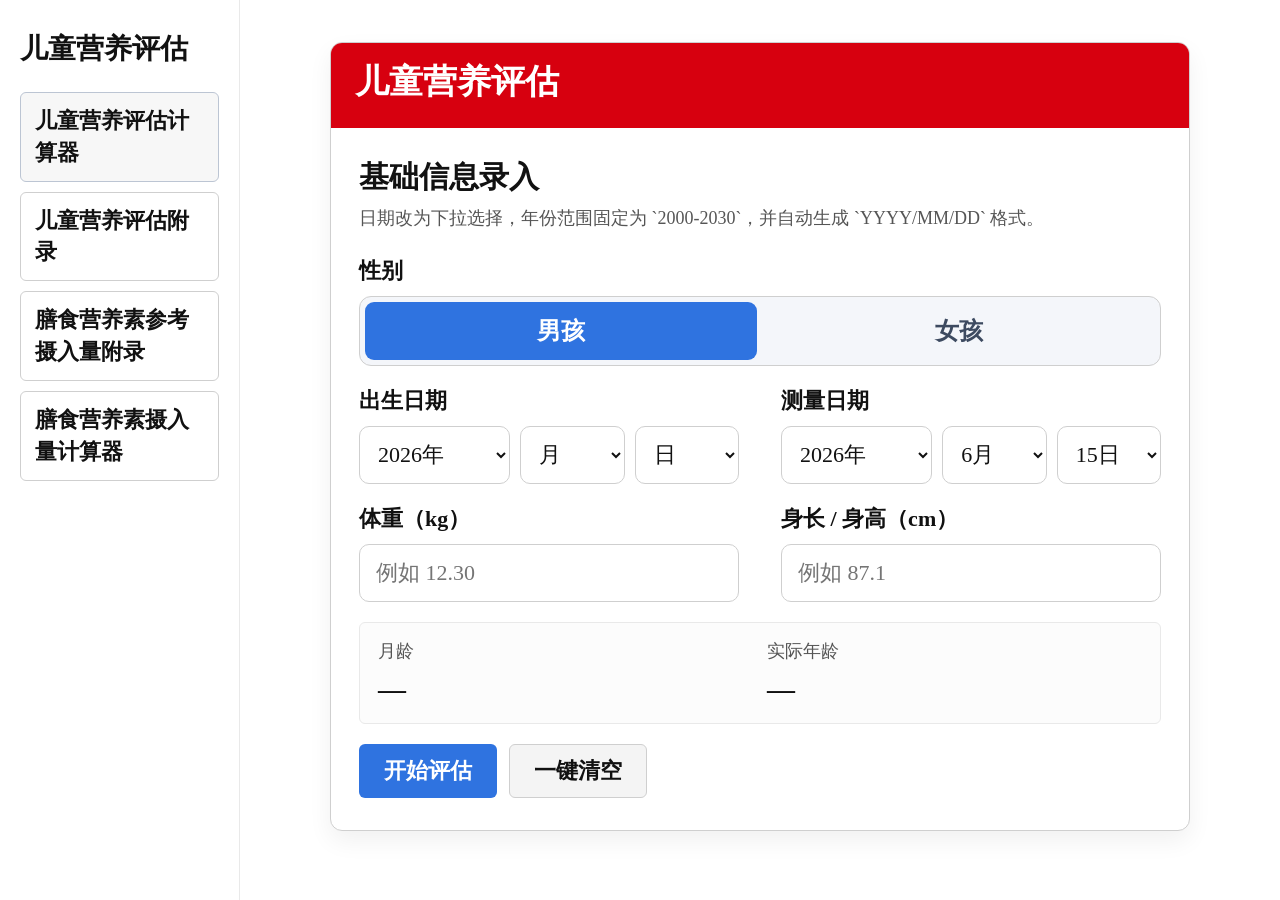
<file: index.html>
<!doctype html>
<html lang="zh-CN">
  <head>
    <meta charset="utf-8" />
    <meta name="viewport" content="width=device-width, initial-scale=1" />
    <meta http-equiv="Cache-Control" content="no-store, no-cache, must-revalidate" />
    <meta http-equiv="Pragma" content="no-cache" />
    <meta http-equiv="Expires" content="0" />
    <title>儿童营养评估</title>
    <link rel="icon" href="./favicon.svg" type="image/svg+xml" />
    <link rel="stylesheet" href="./styles.css?v=20260625-01" />
  </head>
  <body>
    <div class="page-layout page-layout-compact">
      <aside class="sidebar">
        <div class="sidebar-brand">
          <strong>儿童营养评估</strong>
        </div>

        <nav class="sidebar-nav">
          <a href="./index.html" class="nav-link is-current">儿童营养评估计算器</a>
          <a href="./appendix-index.html" class="nav-link">儿童营养评估附录</a>
          <a href="./dietary-reference-index.html" class="nav-link">膳食营养素参考摄入量附录</a>
          <a href="./dietary-calculator.html" class="nav-link">膳食营养素摄入量计算器</a>
        </nav>
      </aside>

      <main class="content-area content-area-compact">
        <div class="page-shell page-shell-compact">
          <section class="main-card">
            <header class="card-banner">
              <h1>儿童营养评估</h1>
            </header>

            <div class="card-body">
              <div class="section-title">
                <h2>基础信息录入</h2>
                <p>日期改为下拉选择，年份范围固定为 `2000-2030`，并自动生成 `YYYY/MM/DD` 格式。</p>
              </div>

              <form id="assessment-form" class="assessment-form" novalidate>
                <div class="field full-span">
                  <span>性别</span>
                  <div class="segmented-row">
                    <label class="segment-option">
                      <input type="radio" name="sex" value="male" checked="checked" />
                      <span>男孩</span>
                    </label>
                    <label class="segment-option">
                      <input type="radio" name="sex" value="female" />
                      <span>女孩</span>
                    </label>
                  </div>
                </div>

                <div class="field">
                  <span>出生日期</span>
                  <div class="date-select-row">
                    <select id="birth-year" class="date-select" aria-label="出生年份"></select>
                    <select id="birth-month" class="date-select" aria-label="出生月份"></select>
                    <select id="birth-day" class="date-select" aria-label="出生日"></select>
                  </div>
                  <input id="birth-date" name="birthDate" type="hidden" />
                </div>

                <div class="field">
                  <span>测量日期</span>
                  <div class="date-select-row">
                    <select id="evaluation-year" class="date-select" aria-label="测量年份"></select>
                    <select id="evaluation-month" class="date-select" aria-label="测量月份"></select>
                    <select id="evaluation-day" class="date-select" aria-label="测量日"></select>
                  </div>
                  <input id="evaluation-date" name="evaluationDate" type="hidden" />
                </div>

                <div class="field">
                  <span>体重（kg）</span>
                  <input id="weight-kg" name="weightKg" type="number" step="0.1" min="0" placeholder="例如 12.30" />
                </div>

                <div class="field">
                  <span>身长 / 身高（cm）</span>
                  <input id="measure-cm" name="measureCm" type="number" step="0.1" min="0" placeholder="例如 87.1" />
                </div>

                <div class="preview-strip full-span">
                  <div class="preview-item">
                    <span>月龄</span>
                    <strong id="preview-month-age">—</strong>
                  </div>
                  <div class="preview-item">
                    <span>实际年龄</span>
                    <strong id="preview-actual-age">—</strong>
                  </div>
                </div>

                <div class="button-row full-span">
                  <button type="submit" class="primary-btn">开始评估</button>
                  <button id="reset-button" type="button" class="secondary-btn">一键清空</button>
                </div>
              </form>

              <div id="error-box" class="message-box error-box hidden"></div>
            </div>

            <section id="results-section" class="results-panel hidden">
              <div class="result-title section-title">
                <h2>评估结果</h2>
                <p id="result-hint">系统会根据年龄自动选择对应的评估标准。</p>
              </div>

              <div id="basic-result" class="basic-result"></div>

              <div id="table2-card" class="result-table-card">
                <h3>表1 儿童生长水平评价</h3>
                <table class="simple-result-table">
                  <thead>
                    <tr>
                      <th>项目</th>
                      <th>年龄别体重</th>
                      <th>年龄别身长/身高</th>
                      <th>身长/身高别体重</th>
                      <th>年龄别BMI</th>
                    </tr>
                  </thead>
                  <tbody id="table2-body"></tbody>
                </table>
              </div>

              <div id="table3-card" class="result-table-card">
                <h3>表2 儿童营养状况评价</h3>
                <table class="simple-result-table">
                  <thead>
                    <tr>
                      <th>项目</th>
                      <th>年龄别体重</th>
                      <th>年龄别身长/身高</th>
                      <th>身长/身高别体重</th>
                      <th>年龄别BMI</th>
                    </tr>
                  </thead>
                  <tbody id="table3-body"></tbody>
                </table>
              </div>

              <div id="school-age-card" class="result-table-card hidden">
                <h3>7岁及以上评估结果</h3>
                <table class="simple-result-table school-age-result-table">
                  <thead>
                    <tr>
                      <th>项目</th>
                      <th>结果</th>
                    </tr>
                  </thead>
                  <tbody id="school-age-body"></tbody>
                </table>
              </div>
            </section>
          </section>
        </div>
      </main>
    </div>

    <script type="module" src="./app.mjs?v=20260617-03"></script>
  </body>
</html>
</file>
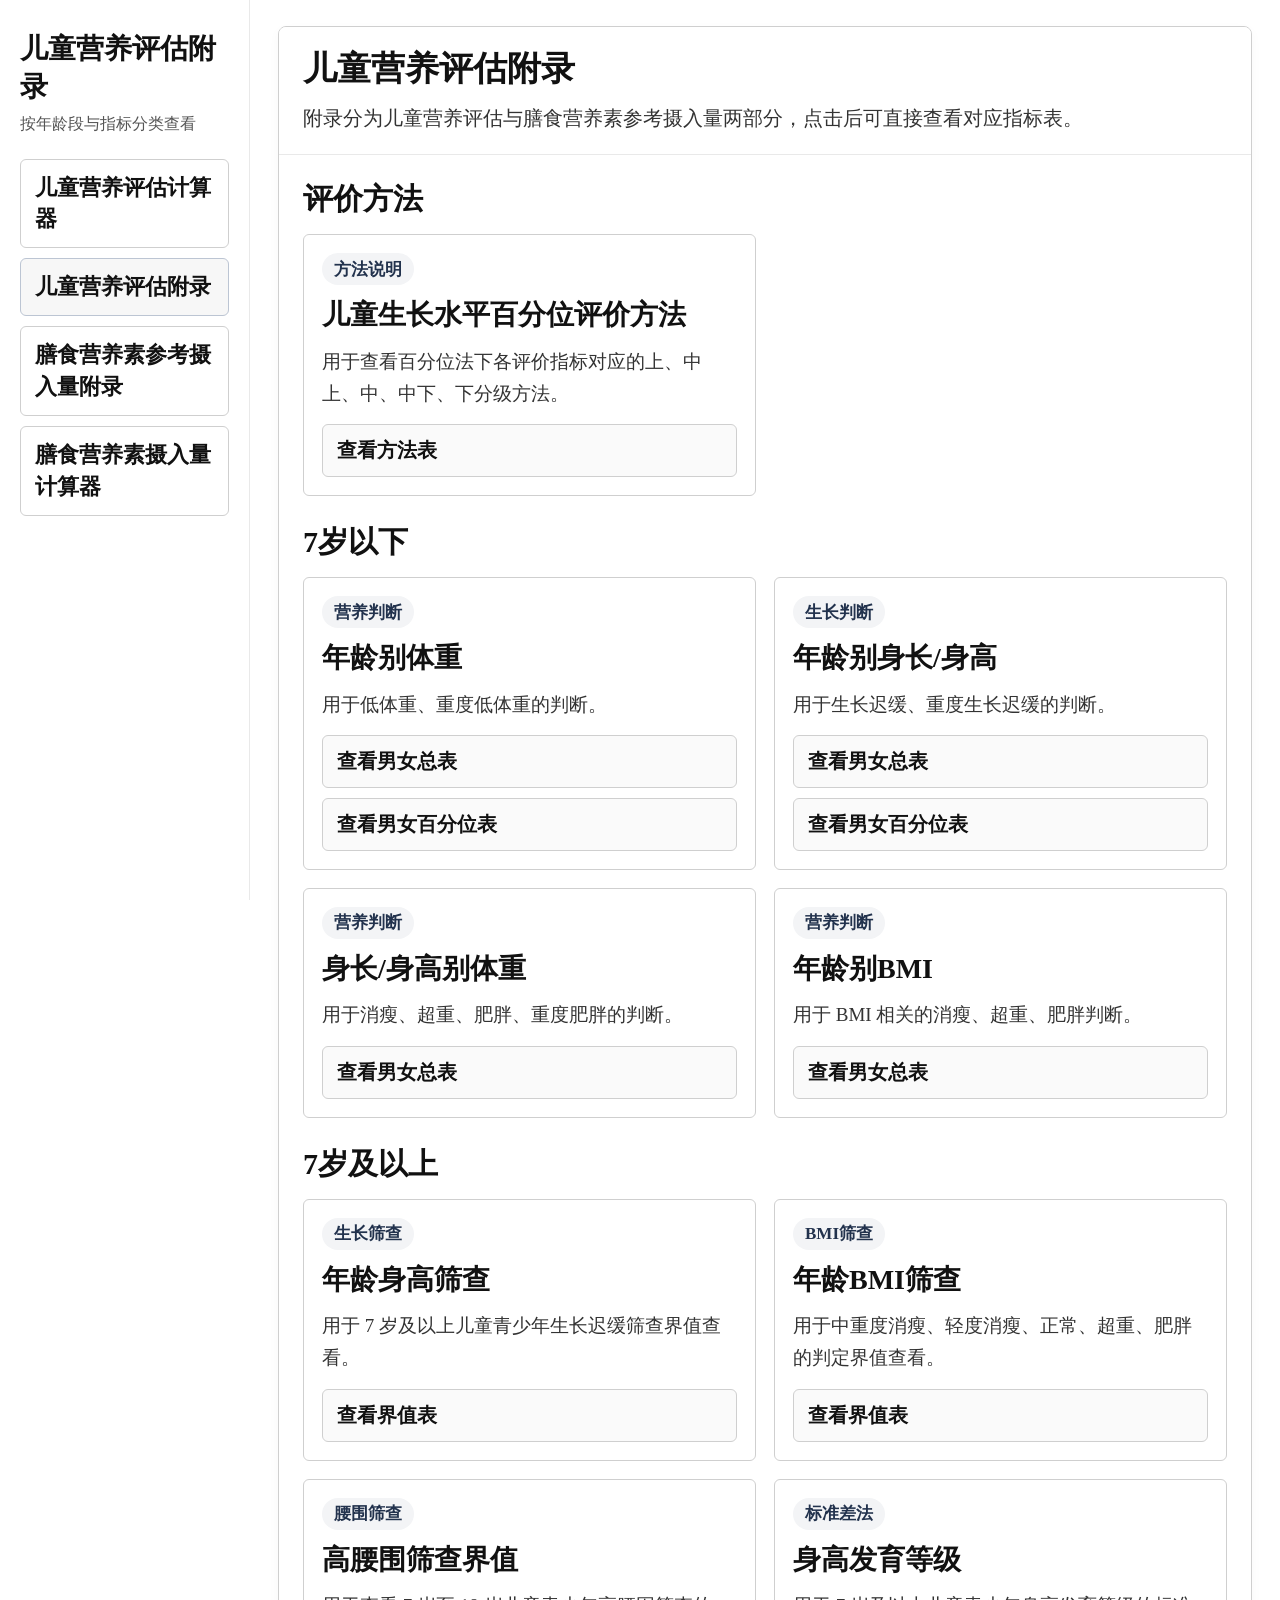
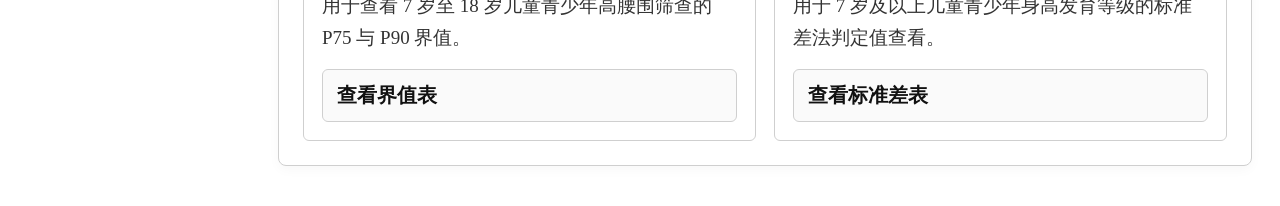
<file: appendix-index.html>
<!doctype html>
<html lang="zh-CN">
  <head>
    <meta charset="utf-8" />
    <meta name="viewport" content="width=device-width, initial-scale=1" />
    <meta http-equiv="Cache-Control" content="no-store, no-cache, must-revalidate" />
    <meta http-equiv="Pragma" content="no-cache" />
    <meta http-equiv="Expires" content="0" />
    <title>儿童营养评估附录</title>
    <link rel="icon" href="./favicon.svg" type="image/svg+xml" />
    <link rel="stylesheet" href="./styles.css?v=20260625-01" />
  </head>
  <body>
    <div class="page-layout">
      <aside class="sidebar">
        <div class="sidebar-brand">
          <strong>儿童营养评估附录</strong>
          <span>按年龄段与指标分类查看</span>
        </div>

        <nav class="sidebar-nav">
          <a href="./index.html" class="nav-link">儿童营养评估计算器</a>
          <a href="#appendix-home" class="nav-link is-current">儿童营养评估附录</a>
          <a href="./dietary-reference-index.html" class="nav-link">膳食营养素参考摄入量附录</a>
          <a href="./dietary-calculator.html" class="nav-link">膳食营养素摄入量计算器</a>
        </nav>
      </aside>

      <main class="content-area">
        <div class="page-shell">
          <section id="appendix-home" class="appendix-panel appendix-page-panel">
            <header class="appendix-page-banner">
              <h1>儿童营养评估附录</h1>
              <p>附录分为儿童营养评估与膳食营养素参考摄入量两部分，点击后可直接查看对应指标表。</p>
            </header>                        <div class="appendix-panel-body">
              <h2 class="appendix-group-title">评价方法</h2>
              <div class="appendix-grid appendix-grid-spaced">
                <article class="appendix-card">
                  <span class="appendix-card-tag">方法说明</span>
                  <h3>儿童生长水平百分位评价方法</h3>
                  <p>用于查看百分位法下各评价指标对应的上、中上、中、中下、下分级方法。</p>
                  <a class="appendix-link" href="./appendix-viewer.html?file=儿童生长水平百分位评价方法表1.md&amp;home=appendix-index.html&amp;homeLabel=返回儿童营养评估附录">查看方法表</a>
                </article>
              </div>

              <h2 class="appendix-group-title">7岁以下</h2>
              <div class="appendix-grid appendix-grid-spaced">
                <article class="appendix-card">
                  <span class="appendix-card-tag">营养判断</span>
                  <h3>年龄别体重</h3>
                  <p>用于低体重、重度低体重的判断。</p>
                  <a class="appendix-link" href="./appendix-viewer.html?metric=ageWeight&amp;home=appendix-index.html&amp;homeLabel=返回儿童营养评估附录">查看男女总表</a>
                  <a class="appendix-link" href="./appendix-viewer.html?metric=ageWeightPercentile&amp;home=appendix-index.html&amp;homeLabel=返回儿童营养评估附录">查看男女百分位表</a>
                </article>

                <article class="appendix-card">
                  <span class="appendix-card-tag">生长判断</span>
                  <h3>年龄别身长/身高</h3>
                  <p>用于生长迟缓、重度生长迟缓的判断。</p>
                  <a class="appendix-link" href="./appendix-viewer.html?metric=ageHeight&amp;home=appendix-index.html&amp;homeLabel=返回儿童营养评估附录">查看男女总表</a>
                  <a class="appendix-link" href="./appendix-viewer.html?metric=ageHeightPercentile&amp;home=appendix-index.html&amp;homeLabel=返回儿童营养评估附录">查看男女百分位表</a>
                </article>

                <article class="appendix-card">
                  <span class="appendix-card-tag">营养判断</span>
                  <h3>身长/身高别体重</h3>
                  <p>用于消瘦、超重、肥胖、重度肥胖的判断。</p>
                  <a class="appendix-link" href="./appendix-viewer.html?metric=weightForLengthHeight&amp;home=appendix-index.html&amp;homeLabel=返回儿童营养评估附录">查看男女总表</a>
                </article>

                <article class="appendix-card">
                  <span class="appendix-card-tag">营养判断</span>
                  <h3>年龄别BMI</h3>
                  <p>用于 BMI 相关的消瘦、超重、肥胖判断。</p>
                  <a class="appendix-link" href="./appendix-viewer.html?metric=ageBmi&amp;home=appendix-index.html&amp;homeLabel=返回儿童营养评估附录">查看男女总表</a>
                </article>
              </div>

              <h2 class="appendix-group-title">7岁及以上</h2>
              <div class="appendix-grid">
                <article class="appendix-card">
                  <span class="appendix-card-tag">生长筛查</span>
                  <h3>年龄身高筛查</h3>
                  <p>用于 7 岁及以上儿童青少年生长迟缓筛查界值查看。</p>
                  <a class="appendix-link" href="./appendix-viewer.html?metric=schoolAgeHeightScreening&amp;home=appendix-index.html&amp;homeLabel=返回儿童营养评估附录">查看界值表</a>
                </article>

                <article class="appendix-card">
                  <span class="appendix-card-tag">BMI筛查</span>
                  <h3>年龄BMI筛查</h3>
                  <p>用于中重度消瘦、轻度消瘦、正常、超重、肥胖的判定界值查看。</p>
                  <a class="appendix-link" href="./appendix-viewer.html?metric=schoolAgeBmiScreening&amp;home=appendix-index.html&amp;homeLabel=返回儿童营养评估附录">查看界值表</a>
                </article>

                <article class="appendix-card">
                  <span class="appendix-card-tag">腰围筛查</span>
                  <h3>高腰围筛查界值</h3>
                  <p>用于查看 7 岁至 18 岁儿童青少年高腰围筛查的 P75 与 P90 界值。</p>
                  <a class="appendix-link" href="./appendix-viewer.html?file=7岁-18岁儿童青少年高腰围筛查界值.md&amp;home=appendix-index.html&amp;homeLabel=返回儿童营养评估附录">查看界值表</a>
                </article>

                <article class="appendix-card">
                  <span class="appendix-card-tag">标准差法</span>
                  <h3>身高发育等级</h3>
                  <p>用于 7 岁及以上儿童青少年身高发育等级的标准差法判定值查看。</p>
                  <a class="appendix-link" href="./appendix-viewer.html?metric=schoolAgeHeightDevelopmentSd&amp;home=appendix-index.html&amp;homeLabel=返回儿童营养评估附录">查看标准差表</a>
                </article>
              </div>
            </div>
          </section>
        </div>
      </main>
    </div>
  </body>
</html>
</file>
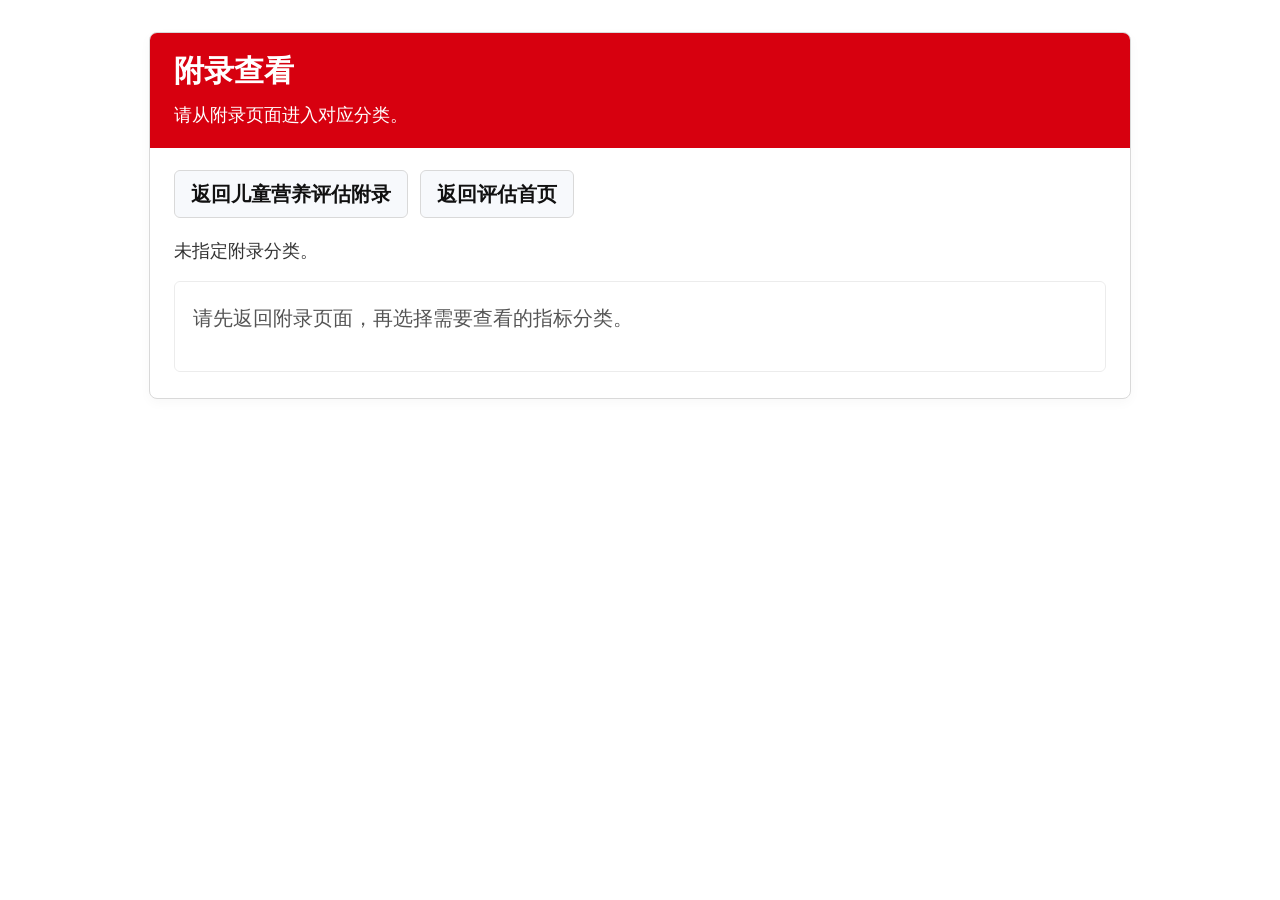
<file: appendix-viewer.html>
<!doctype html>
<html lang="zh-CN">
  <head>
    <meta charset="utf-8" />
    <meta name="viewport" content="width=device-width, initial-scale=1" />
    <meta http-equiv="Cache-Control" content="no-store, no-cache, must-revalidate" />
    <meta http-equiv="Pragma" content="no-cache" />
    <meta http-equiv="Expires" content="0" />
    <title>附录查看</title>
    <link rel="icon" href="./favicon.svg" type="image/svg+xml" />
    <style>
      body {
        margin: 0;
        background: #ffffff;
        color: #111111;
        font-family: "SimSun", "NSimSun", "Songti SC", "STSong", serif;
      }

      a {
        color: inherit;
        text-decoration: none;
      }

      .viewer-shell {
        width: calc(100% - 140px);
        max-width: 980px;
        margin: 32px auto;
        background: #ffffff;
        border: 1px solid #d9d9d9;
        border-radius: 8px;
        overflow: hidden;
        box-shadow: 0 4px 12px rgba(0, 0, 0, 0.03);
      }

      .viewer-shell.is-dietary-appendix {
        width: calc(100% - 64px);
        max-width: 1480px;
      }

      .viewer-shell.is-dietary-appendix,
      .viewer-shell.is-dietary-appendix * {
        text-rendering: optimizeLegibility;
        -webkit-font-smoothing: auto;
      }

      .viewer-shell.is-dietary-appendix .viewer-head h1 {
        font-size: 32px;
        font-weight: 700;
        letter-spacing: 0.02em;
      }

      .viewer-shell.is-dietary-appendix .viewer-head p {
        font-size: 19px;
        font-weight: 500;
        color: #ffffff;
      }

      .viewer-shell.is-dietary-appendix .viewer-link {
        font-size: 21px;
        font-weight: 700;
        color: #111111;
      }

      .viewer-shell.is-dietary-appendix .viewer-meta {
        font-size: 20px;
        font-weight: 600;
        color: #111111;
      }

      .viewer-shell.is-dietary-appendix .viewer-tag {
        font-size: 19px;
        font-weight: 700;
        color: #111111;
      }

      .viewer-shell.is-dietary-appendix .viewer-content {
        font-size: 21px;
        line-height: 1.8;
        color: #111111;
      }

      .viewer-head {
        padding: 18px 24px;
        background: #d7000f;
        color: #ffffff;
      }

      .viewer-head h1 {
        margin: 0 0 8px;
        font-size: 30px;
        line-height: 1.35;
      }

      .viewer-head p {
        margin: 0;
        font-size: 18px;
        line-height: 1.7;
      }

      .viewer-body {
        padding: 22px 24px 26px;
      }

      .viewer-actions {
        display: flex;
        gap: 12px;
        margin-bottom: 18px;
        flex-wrap: wrap;
      }

      .viewer-link {
        display: inline-flex;
        align-items: center;
        justify-content: center;
        min-height: 46px;
        padding: 0 16px;
        border: 1px solid #d9d9d9;
        border-radius: 6px;
        background: #f7f9fc;
        font-size: 20px;
        font-weight: 700;
      }

      .viewer-link:hover {
        border-color: #2f73e0;
        background: #edf4ff;
        color: #2f73e0;
      }

      .viewer-meta {
        margin-bottom: 14px;
        color: #333333;
        font-size: 18px;
        line-height: 1.7;
      }

      .viewer-tags {
        display: flex;
        flex-wrap: wrap;
        gap: 10px;
        margin-bottom: 18px;
      }

      .viewer-tag {
        display: inline-flex;
        align-items: center;
        min-height: 36px;
        padding: 0 14px;
        border-radius: 999px;
        background: #f4f6fa;
        color: #1e293b;
        font-size: 18px;
        font-weight: 700;
      }

      .viewer-content {
        padding: 18px 18px 20px;
        border: 1px solid #ececec;
        border-radius: 6px;
        background: #ffffff;
        font-size: 20px;
        line-height: 1.85;
        color: #111111;
      }

      .viewer-content h1,
      .viewer-content h2,
      .viewer-content h3,
      .viewer-content h4,
      .viewer-content h5,
      .viewer-content h6 {
        margin: 0 0 14px;
        color: #111111;
        line-height: 1.4;
      }

      .viewer-content h1 {
        font-size: 32px;
        font-weight: 700;
        padding-bottom: 10px;
        border-bottom: 2px solid #d7000f;
      }

      .viewer-content h2 {
        margin-top: 28px;
        font-size: 28px;
        font-weight: 700;
        padding: 10px 14px;
        border-left: 5px solid #d7000f;
        background: #faf7f7;
      }

      .viewer-content h3 {
        margin-top: 24px;
        font-size: 24px;
        font-weight: 700;
      }

      .viewer-content .block-title {
        margin: 22px 0 12px;
        font-size: 24px;
        font-weight: 700;
      }

      .viewer-content .sub-note {
        margin: 0 0 14px;
        padding: 10px 14px;
        border-left: 3px solid #cfcfcf;
        background: #fafafa;
        color: #222222;
      }

      .viewer-content .unit-line {
        margin: -4px 0 16px;
        font-size: 18px;
        color: #333333;
      }

      .viewer-content p {
        margin: 0 0 14px;
      }

      .viewer-content ul,
      .viewer-content ol {
        margin: 0 0 16px 28px;
        padding: 0;
      }

      .viewer-content li {
        margin-bottom: 8px;
      }

      .viewer-content code {
        padding: 1px 6px;
        border-radius: 4px;
        background: #f3f4f6;
        font-size: 0.95em;
      }

      .viewer-content .table-wrap {
        display: flex;
        justify-content: center;
        margin: 16px 0 24px;
        overflow-x: auto;
      }

      .viewer-content table {
        min-width: 680px;
        width: auto;
        border-collapse: collapse;
        background: #ffffff;
        margin: 0 auto;
      }

      .viewer-shell.is-dietary-appendix .viewer-content .table-wrap {
        justify-content: flex-start;
        overflow-x: auto;
      }

      .viewer-shell.is-dietary-appendix .viewer-content table {
        min-width: max-content;
        width: auto;
        table-layout: auto;
      }

      .viewer-content th,
      .viewer-content td {
        padding: 10px 12px;
        border: 1px solid #d9d9d9;
        text-align: center;
        vertical-align: middle;
        white-space: nowrap;
        font-size: 20px;
        color: #111111;
      }

      .viewer-shell.is-dietary-appendix .viewer-content th,
      .viewer-shell.is-dietary-appendix .viewer-content td {
        padding: 8px 6px;
        white-space: nowrap;
        word-break: keep-all;
        overflow-wrap: normal;
        font-size: 17px;
        line-height: 1.5;
        color: #000000;
      }

      .viewer-shell.is-dietary-appendix .viewer-content th {
        font-size: 18px;
        font-weight: 700;
        border-color: #c4c4c4;
        background: #f7f7f7;
      }

      .viewer-shell.is-dietary-appendix .viewer-content td {
        font-weight: 600;
        border-color: #d0d0d0;
      }

      .viewer-shell.is-dietary-appendix .viewer-content p,
      .viewer-shell.is-dietary-appendix .viewer-content li,
      .viewer-shell.is-dietary-appendix .viewer-content .sub-note,
      .viewer-shell.is-dietary-appendix .viewer-content .unit-line {
        color: #111111;
        font-weight: 500;
      }

      .viewer-shell.is-dietary-appendix .viewer-content code {
        color: #111111;
        font-weight: 600;
      }

      .viewer-shell.is-dietary-appendix .viewer-content h1 {
        font-size: 34px;
        font-weight: 700;
      }

      .viewer-shell.is-dietary-appendix .viewer-content h2 {
        font-size: 30px;
        font-weight: 700;
      }

      .viewer-shell.is-dietary-appendix .viewer-content h3,
      .viewer-shell.is-dietary-appendix .viewer-content .block-title {
        font-size: 25px;
        font-weight: 700;
      }

      .viewer-content th {
        background: #f7f7f7;
        font-weight: 700;
      }

      .viewer-content .viewer-empty,
      .viewer-content .viewer-error {
        color: #555555;
      }

      .viewer-content .viewer-error {
        color: #ab2431;
      }

      .viewer-content .summary-section + .summary-section {
        margin-top: 28px;
      }

      .viewer-content .row-group {
        background: #faf7f7;
        font-weight: 700;
      }

      .hidden {
        display: none !important;
      }

      @media (max-width: 1100px) {
        .viewer-shell {
          width: calc(100% - 32px);
          max-width: none;
          margin: 16px auto;
        }

        .viewer-body {
          padding: 18px;
        }

        .viewer-content {
          padding: 18px;
        }
      }
    </style>
  </head>
  <body>
    <div id="viewer-shell" class="viewer-shell">
      <header class="viewer-head">
        <h1 id="viewer-title">附录查看</h1>
        <p id="viewer-head-copy">当前页面用于查看附录分类总表与整理文件，并自动渲染其中的表格。</p>
      </header>
      <div class="viewer-body">
        <div class="viewer-actions">
          <a id="viewer-home-link" class="viewer-link" href="./appendix-index.html">返回儿童营养评估附录</a>
          <a class="viewer-link" href="./index.html">返回评估首页</a>
        </div>
        <div id="viewer-meta" class="viewer-meta"></div>
        <div id="viewer-tags" class="viewer-tags"></div>
        <article id="viewer-content" class="viewer-content">
          <p class="viewer-empty">正在加载文件内容...</p>
        </article>
      </div>
    </div>

    <script type="module" src="./appendix-viewer.mjs?v=20260624-01"></script>
  </body>
</html>
</file>
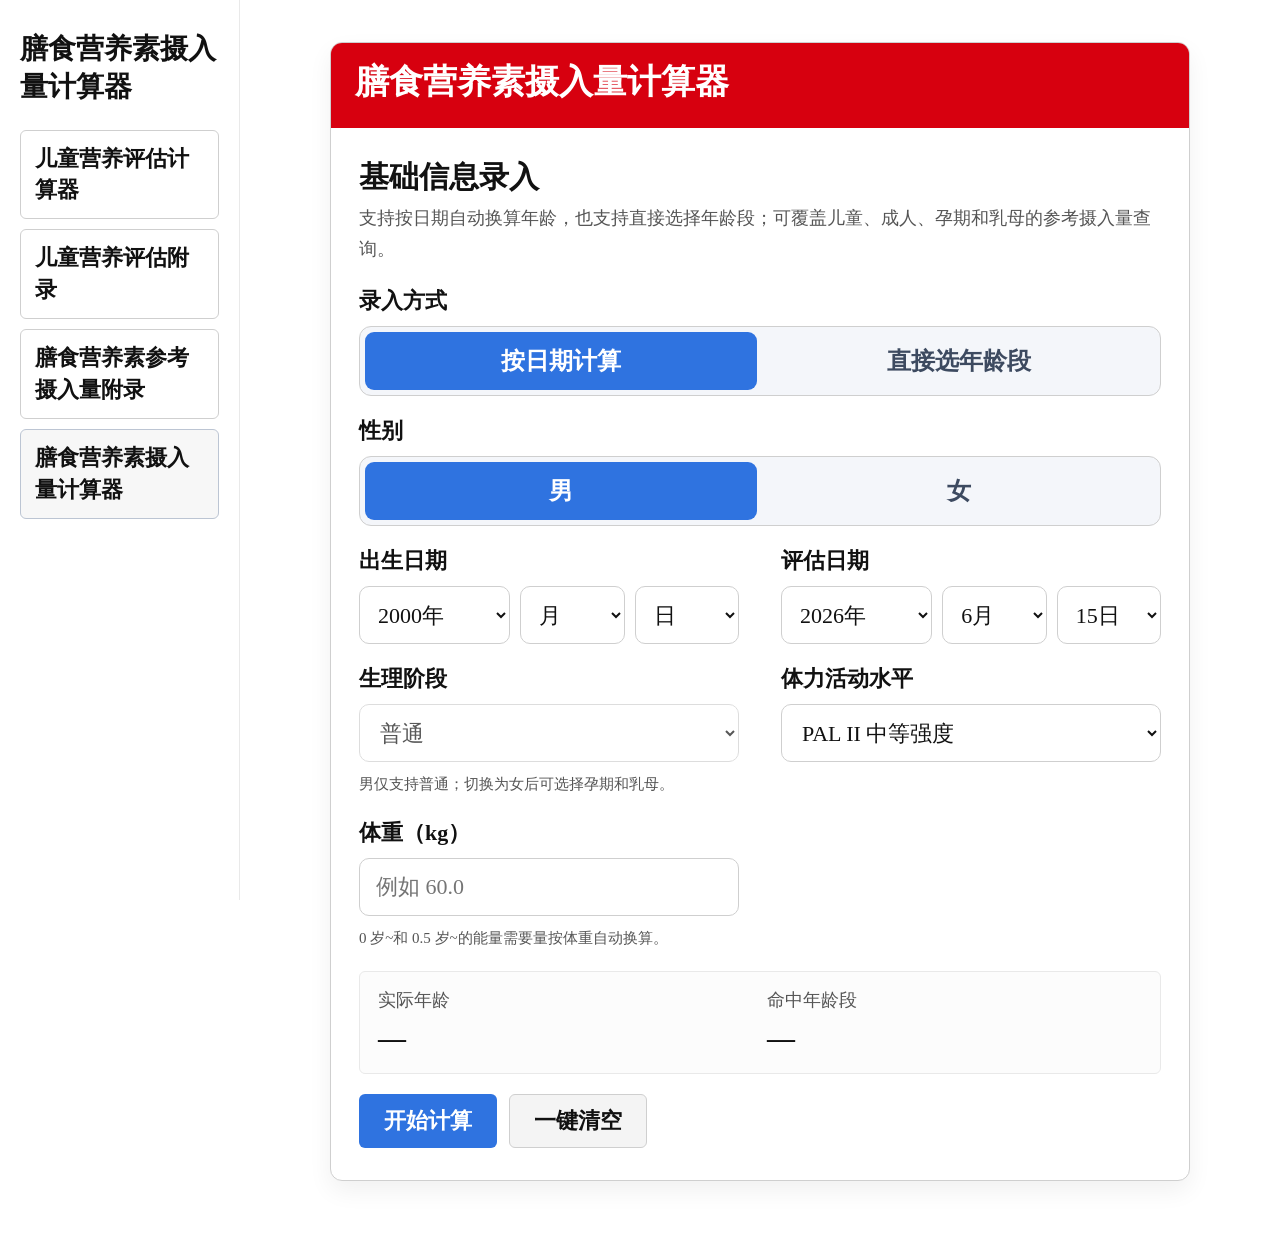
<file: dietary-calculator.html>
<!doctype html>
<html lang="zh-CN">
  <head>
    <meta charset="utf-8" />
    <meta name="viewport" content="width=device-width, initial-scale=1" />
    <meta http-equiv="Cache-Control" content="no-store, no-cache, must-revalidate" />
    <meta http-equiv="Pragma" content="no-cache" />
    <meta http-equiv="Expires" content="0" />
    <title>膳食营养素摄入量计算器</title>
    <link rel="icon" href="./favicon.svg" type="image/svg+xml" />
    <link rel="stylesheet" href="./styles.css?v=20260625-01" />
  </head>
  <body>
    <div class="page-layout page-layout-compact">
      <aside class="sidebar">
        <div class="sidebar-brand">
          <strong>膳食营养素摄入量计算器</strong>
        </div>

        <nav class="sidebar-nav">
          <a href="./index.html" class="nav-link">儿童营养评估计算器</a>
          <a href="./appendix-index.html" class="nav-link">儿童营养评估附录</a>
          <a href="./dietary-reference-index.html" class="nav-link">膳食营养素参考摄入量附录</a>
          <a href="./dietary-calculator.html" class="nav-link is-current">膳食营养素摄入量计算器</a>
        </nav>
      </aside>

      <main class="content-area content-area-compact">
        <div class="page-shell page-shell-compact">
          <section class="main-card">
            <header class="card-banner">
              <h1>膳食营养素摄入量计算器</h1>
            </header>

            <div class="card-body">
              <div class="section-title">
                <h2>基础信息录入</h2>
                <p>支持按日期自动换算年龄，也支持直接选择年龄段；可覆盖儿童、成人、孕期和乳母的参考摄入量查询。</p>
              </div>

              <form id="dietary-form" class="assessment-form" novalidate>
                <div class="field full-span">
                  <span>录入方式</span>
                  <div class="segmented-row">
                    <label class="segment-option">
                      <input type="radio" name="inputMode" value="date" checked="checked" />
                      <span>按日期计算</span>
                    </label>
                    <label class="segment-option">
                      <input type="radio" name="inputMode" value="bracket" />
                      <span>直接选年龄段</span>
                    </label>
                  </div>
                </div>

                <div class="field full-span">
                  <span>性别</span>
                  <div class="segmented-row">
                    <label class="segment-option">
                      <input type="radio" name="sex" value="male" checked="checked" />
                      <span>男</span>
                    </label>
                    <label class="segment-option">
                      <input type="radio" name="sex" value="female" />
                      <span>女</span>
                    </label>
                  </div>
                </div>

                <div id="date-mode-fields" class="full-span dietary-mode-block">
                  <div class="assessment-form dietary-inner-grid">
                    <div class="field">
                      <span>出生日期</span>
                      <div class="date-select-row">
                        <select id="birth-year" class="date-select" aria-label="出生年份"></select>
                        <select id="birth-month" class="date-select" aria-label="出生月份"></select>
                        <select id="birth-day" class="date-select" aria-label="出生日期"></select>
                      </div>
                      <input id="birth-date" type="hidden" />
                    </div>

                    <div class="field">
                      <span>评估日期</span>
                      <div class="date-select-row">
                        <select id="evaluation-year" class="date-select" aria-label="评估年份"></select>
                        <select id="evaluation-month" class="date-select" aria-label="评估月份"></select>
                        <select id="evaluation-day" class="date-select" aria-label="评估日期"></select>
                      </div>
                      <input id="evaluation-date" type="hidden" />
                    </div>
                  </div>
                </div>

                <div id="bracket-mode-field" class="field full-span hidden">
                  <span>年龄段</span>
                  <select id="age-bracket" class="date-select" aria-label="年龄段"></select>
                </div>

                <div class="field">
                  <span>生理阶段</span>
                  <select id="physiological-status" class="date-select" aria-label="生理阶段">
                    <option value="ordinary">普通</option>
                    <option value="pregEarly">孕早期</option>
                    <option value="pregMid">孕中期</option>
                    <option value="pregLate">孕晚期</option>
                    <option value="lactating">乳母</option>
                  </select>
                  <p id="status-helper" class="helper-text">男仅支持普通；切换为女后可选择孕期和乳母。</p>
                </div>

                <div class="field">
                  <span>体力活动水平</span>
                  <select id="pal-level" class="date-select" aria-label="体力活动水平">
                    <option value="pal1">PAL I 低强度</option>
                    <option value="pal2" selected="selected">PAL II 中等强度</option>
                    <option value="pal3">PAL III 高强度</option>
                  </select>
                </div>

                <div class="field">
                  <span>体重（kg）</span>
                  <input id="weight-kg" type="number" step="0.1" min="0" placeholder="例如 60.0" />
                  <p class="helper-text">0 岁~和 0.5 岁~的能量需要量按体重自动换算。</p>
                </div>

                <div id="menstruation-field" class="field hidden">
                  <span>月经情况</span>
                  <select id="menstruation-status" class="date-select" aria-label="月经情况">
                    <option value="without">无月经</option>
                    <option value="with">有月经</option>
                  </select>
                </div>

                <div class="preview-strip full-span">
                  <div class="preview-item">
                    <span>实际年龄</span>
                    <strong id="preview-age">—</strong>
                  </div>
                  <div class="preview-item">
                    <span>命中年龄段</span>
                    <strong id="preview-bracket">—</strong>
                  </div>
                </div>

                <div class="button-row full-span">
                  <button type="submit" class="primary-btn">开始计算</button>
                  <button id="reset-button" type="button" class="secondary-btn">一键清空</button>
                </div>
              </form>

              <div id="error-box" class="message-box error-box hidden"></div>
            </div>

            <section id="results-section" class="results-panel hidden">
              <div class="result-title section-title">
                <h2>计算结果</h2>
                <p>结果直接在当前卡片内展开显示，可用于快速查看各附表对应的建议摄入量。</p>
              </div>

              <div id="basic-result" class="basic-result"></div>
              <div id="result-groups"></div>
            </section>
          </section>
        </div>
      </main>
    </div>

    <script type="module" src="./dietary-calculator.mjs?v=20260625-01"></script>
  </body>
</html>
</file>
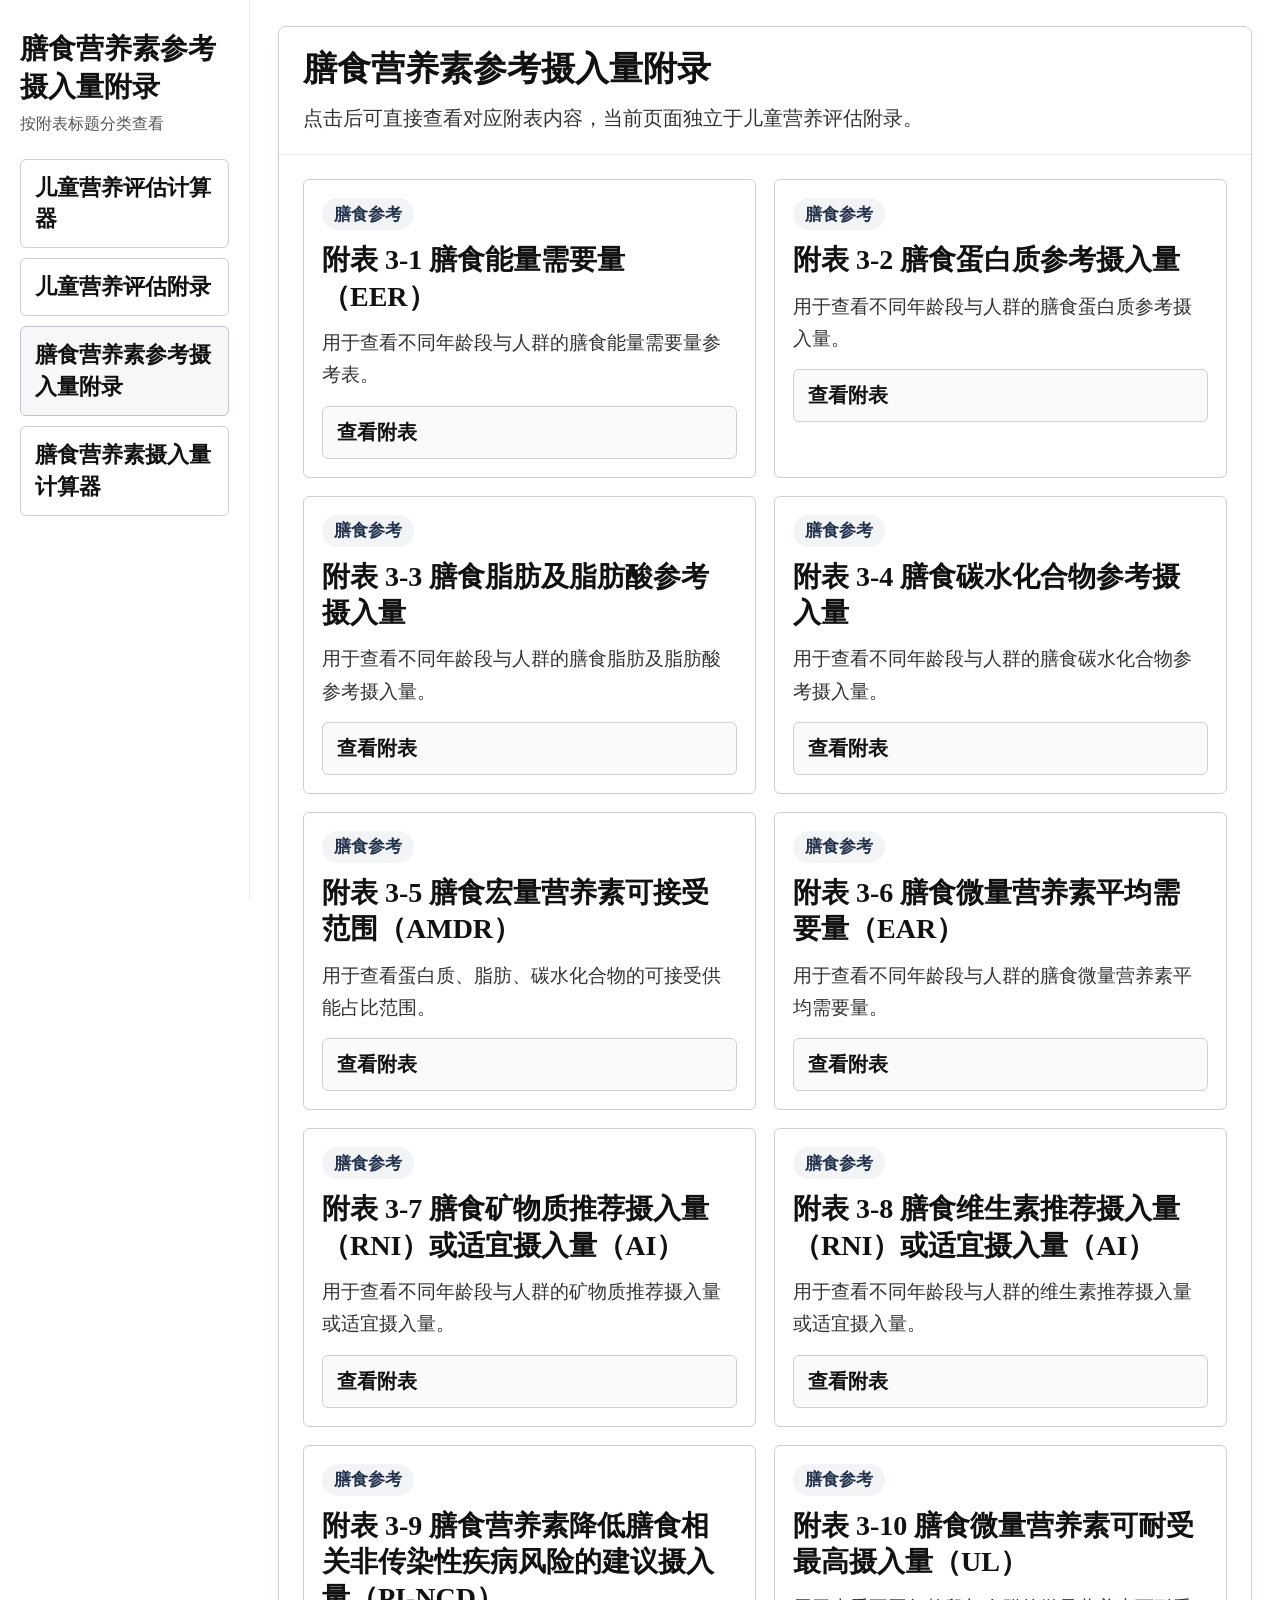
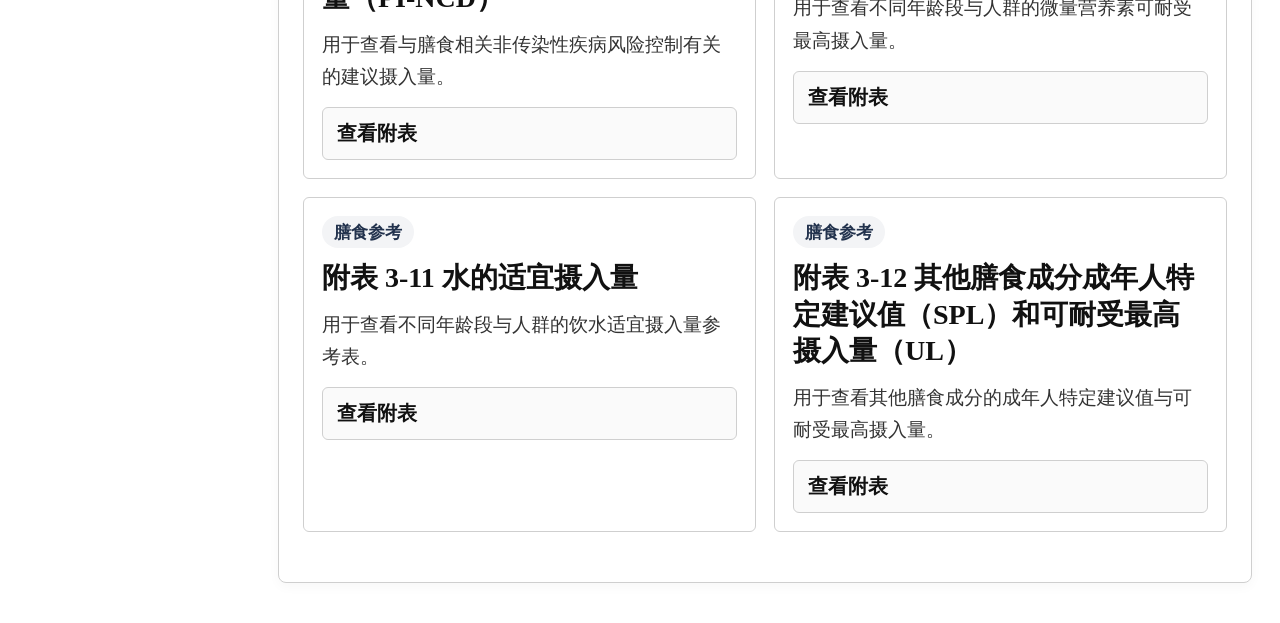
<file: dietary-reference-index.html>
<!doctype html>
<html lang="zh-CN">
  <head>
    <meta charset="utf-8" />
    <meta name="viewport" content="width=device-width, initial-scale=1" />
    <meta http-equiv="Cache-Control" content="no-store, no-cache, must-revalidate" />
    <meta http-equiv="Pragma" content="no-cache" />
    <meta http-equiv="Expires" content="0" />
    <title>膳食营养素参考摄入量附录</title>
    <link rel="icon" href="./favicon.svg" type="image/svg+xml" />
    <link rel="stylesheet" href="./styles.css?v=20260625-01" />
  </head>
  <body>
    <div class="page-layout">
      <aside class="sidebar">
        <div class="sidebar-brand">
          <strong>膳食营养素参考摄入量附录</strong>
          <span>按附表标题分类查看</span>
        </div>

        <nav class="sidebar-nav">
          <a href="./index.html" class="nav-link">儿童营养评估计算器</a>
          <a href="./appendix-index.html" class="nav-link">儿童营养评估附录</a>
          <a href="#dietary-home" class="nav-link is-current">膳食营养素参考摄入量附录</a>
          <a href="./dietary-calculator.html" class="nav-link">膳食营养素摄入量计算器</a>
        </nav>
      </aside>

      <main class="content-area">
        <div class="page-shell">
          <section id="dietary-home" class="appendix-panel appendix-page-panel">
            <header class="appendix-page-banner">
              <h1>膳食营养素参考摄入量附录</h1>
              <p>点击后可直接查看对应附表内容，当前页面独立于儿童营养评估附录。</p>
            </header>
            <div class="appendix-panel-body">
              <div class="appendix-grid appendix-grid-spaced">
                <article class="appendix-card">
                  <span class="appendix-card-tag">膳食参考</span>
                  <h3>附表 3-1 膳食能量需要量（EER）</h3>
                  <p>用于查看不同年龄段与人群的膳食能量需要量参考表。</p>
                  <a class="appendix-link" href="./appendix-viewer.html?file=appendix-3-1-eer.md&amp;home=dietary-reference-index.html&amp;homeLabel=返回膳食营养素参考摄入量附录">查看附表</a>
                </article>

                <article class="appendix-card">
                  <span class="appendix-card-tag">膳食参考</span>
                  <h3>附表 3-2 膳食蛋白质参考摄入量</h3>
                  <p>用于查看不同年龄段与人群的膳食蛋白质参考摄入量。</p>
                  <a class="appendix-link" href="./appendix-viewer.html?file=appendix-3-2-protein.md&amp;home=dietary-reference-index.html&amp;homeLabel=返回膳食营养素参考摄入量附录">查看附表</a>
                </article>

                <article class="appendix-card">
                  <span class="appendix-card-tag">膳食参考</span>
                  <h3>附表 3-3 膳食脂肪及脂肪酸参考摄入量</h3>
                  <p>用于查看不同年龄段与人群的膳食脂肪及脂肪酸参考摄入量。</p>
                  <a class="appendix-link" href="./appendix-viewer.html?file=3-3.md&amp;home=dietary-reference-index.html&amp;homeLabel=返回膳食营养素参考摄入量附录">查看附表</a>
                </article>

                <article class="appendix-card">
                  <span class="appendix-card-tag">膳食参考</span>
                  <h3>附表 3-4 膳食碳水化合物参考摄入量</h3>
                  <p>用于查看不同年龄段与人群的膳食碳水化合物参考摄入量。</p>
                  <a class="appendix-link" href="./appendix-viewer.html?file=appendix-3-4-carbohydrates.md&amp;home=dietary-reference-index.html&amp;homeLabel=返回膳食营养素参考摄入量附录">查看附表</a>
                </article>

                <article class="appendix-card">
                  <span class="appendix-card-tag">膳食参考</span>
                  <h3>附表 3-5 膳食宏量营养素可接受范围（AMDR）</h3>
                  <p>用于查看蛋白质、脂肪、碳水化合物的可接受供能占比范围。</p>
                  <a class="appendix-link" href="./appendix-viewer.html?file=appendix-3-5-amdr.md&amp;home=dietary-reference-index.html&amp;homeLabel=返回膳食营养素参考摄入量附录">查看附表</a>
                </article>

                <article class="appendix-card">
                  <span class="appendix-card-tag">膳食参考</span>
                  <h3>附表 3-6 膳食微量营养素平均需要量（EAR）</h3>
                  <p>用于查看不同年龄段与人群的膳食微量营养素平均需要量。</p>
                  <a class="appendix-link" href="./appendix-viewer.html?file=3-6.md&amp;home=dietary-reference-index.html&amp;homeLabel=返回膳食营养素参考摄入量附录">查看附表</a>
                </article>

                <article class="appendix-card">
                  <span class="appendix-card-tag">膳食参考</span>
                  <h3>附表 3-7 膳食矿物质推荐摄入量（RNI）或适宜摄入量（AI）</h3>
                  <p>用于查看不同年龄段与人群的矿物质推荐摄入量或适宜摄入量。</p>
                  <a class="appendix-link" href="./appendix-viewer.html?file=3-7.md&amp;home=dietary-reference-index.html&amp;homeLabel=返回膳食营养素参考摄入量附录">查看附表</a>
                </article>

                <article class="appendix-card">
                  <span class="appendix-card-tag">膳食参考</span>
                  <h3>附表 3-8 膳食维生素推荐摄入量（RNI）或适宜摄入量（AI）</h3>
                  <p>用于查看不同年龄段与人群的维生素推荐摄入量或适宜摄入量。</p>
                  <a class="appendix-link" href="./appendix-viewer.html?file=3-8.md&amp;home=dietary-reference-index.html&amp;homeLabel=返回膳食营养素参考摄入量附录">查看附表</a>
                </article>

                <article class="appendix-card">
                  <span class="appendix-card-tag">膳食参考</span>
                  <h3>附表 3-9 膳食营养素降低膳食相关非传染性疾病风险的建议摄入量（PI-NCD）</h3>
                  <p>用于查看与膳食相关非传染性疾病风险控制有关的建议摄入量。</p>
                  <a class="appendix-link" href="./appendix-viewer.html?file=appendix-3-9-pi-ncd.md&amp;home=dietary-reference-index.html&amp;homeLabel=返回膳食营养素参考摄入量附录">查看附表</a>
                </article>

                <article class="appendix-card">
                  <span class="appendix-card-tag">膳食参考</span>
                  <h3>附表 3-10 膳食微量营养素可耐受最高摄入量（UL）</h3>
                  <p>用于查看不同年龄段与人群的微量营养素可耐受最高摄入量。</p>
                  <a class="appendix-link" href="./appendix-viewer.html?file=3-10.md&amp;home=dietary-reference-index.html&amp;homeLabel=返回膳食营养素参考摄入量附录">查看附表</a>
                </article>

                <article class="appendix-card">
                  <span class="appendix-card-tag">膳食参考</span>
                  <h3>附表 3-11 水的适宜摄入量</h3>
                  <p>用于查看不同年龄段与人群的饮水适宜摄入量参考表。</p>
                  <a class="appendix-link" href="./appendix-viewer.html?file=appendix-3-11-3-12-water-spl-ul.md&amp;home=dietary-reference-index.html&amp;homeLabel=返回膳食营养素参考摄入量附录">查看附表</a>
                </article>

                <article class="appendix-card">
                  <span class="appendix-card-tag">膳食参考</span>
                  <h3>附表 3-12 其他膳食成分成年人特定建议值（SPL）和可耐受最高摄入量（UL）</h3>
                  <p>用于查看其他膳食成分的成年人特定建议值与可耐受最高摄入量。</p>
                  <a class="appendix-link" href="./appendix-viewer.html?file=appendix-3-12-other-dietary-components-spl-ul.md&amp;home=dietary-reference-index.html&amp;homeLabel=返回膳食营养素参考摄入量附录">查看附表</a>
                </article>
              </div>
            </div>
          </section>
        </div>
      </main>
    </div>
  </body>
</html>
</file>
<file: styles.css>
:root {
  --page-bg: #ffffff;
  --card-bg: #ffffff;
  --line: #cfcfcf;
  --line-soft: #e9e9e9;
  --text: #111111;
  --muted: #555555;
  --blue: #2f73e0;
  --blue-soft: #edf4ff;
  --red: #d7000f;
  --green: #0f8c4d;
  --green-soft: #edf8f2;
  --orange: #b26a00;
  --orange-soft: #fff7ea;
  --deep-red: #ab2431;
  --deep-red-soft: #fff0f2;
  --song-font: "SimSun", "NSimSun", "Songti SC", "STSong", serif;
}

* {
  box-sizing: border-box;
}

html {
  scroll-behavior: smooth;
}

body {
  margin: 0;
  min-height: 100vh;
  background: var(--page-bg);
  color: var(--text);
  font-family: var(--song-font);
}

button,
input,
textarea,
select {
  font-family: var(--song-font);
}

a {
  color: inherit;
  text-decoration: none;
}

.page-layout {
  display: grid;
  grid-template-columns: 250px minmax(0, 1fr);
  min-height: 100vh;
}

.page-layout-compact {
  grid-template-columns: 240px minmax(0, 1fr);
}

.sidebar {
  position: sticky;
  top: 0;
  align-self: start;
  min-height: 100vh;
  padding: 30px 20px;
  background: #ffffff;
  border-right: 1px solid var(--line-soft);
}

.sidebar-brand {
  margin-bottom: 24px;
}

.sidebar-brand strong {
  display: block;
  margin-bottom: 8px;
  font-size: 28px;
  line-height: 1.35;
}

.sidebar-brand span {
  font-size: 16px;
  color: var(--muted);
}

.sidebar-nav {
  display: grid;
  gap: 10px;
}

.nav-link {
  display: block;
  padding: 12px 14px;
  border: 1px solid var(--line);
  border-radius: 6px;
  background: #ffffff;
  font-size: 22px;
  font-weight: 700;
  line-height: 1.45;
}

.nav-link:hover {
  background: #f7f7f7;
  color: var(--text);
}

.nav-link.is-current {
  background: #f7f7f7;
  border-color: #bcc5d3;
}

.content-area {
  padding: 26px 28px 40px;
  background: #ffffff;
}

.content-area-compact {
  display: flex;
  justify-content: center;
  padding: 42px 44px 64px;
}

.page-shell {
  width: 100%;
  max-width: 1040px;
  margin: 0 auto;
}

.page-shell-compact {
  width: 100%;
  max-width: 860px;
  min-height: 0;
}

.main-card,
.appendix-panel {
  background: var(--card-bg);
  border: 1px solid var(--line);
  border-radius: 8px;
  overflow: hidden;
  box-shadow: 0 4px 12px rgba(0, 0, 0, 0.03);
}

.main-card {
  margin-bottom: 24px;
  width: 100%;
}

.page-shell-compact .main-card {
  margin-bottom: 0;
  min-height: 0;
  border-radius: 12px;
  box-shadow: 0 10px 24px rgba(17, 17, 17, 0.06);
}

.card-banner {
  padding: 18px 24px 16px;
  background: var(--red);
  color: #ffffff;
}

.card-banner h1 {
  margin: 0 0 8px;
  font-size: 34px;
  font-weight: 700;
  line-height: 1.25;
}

.card-banner p {
  margin: 0;
  font-size: 18px;
  line-height: 1.6;
}

.card-body,
.results-panel,
.appendix-panel {
  padding: 24px;
}

.page-shell-compact .card-body,
.page-shell-compact .results-panel {
  padding: 30px 28px 32px;
}

.section-title h2 {
  margin: 0 0 8px;
  font-size: 30px;
  line-height: 1.25;
}

.section-title p {
  margin: 0 0 22px;
  font-size: 18px;
  color: var(--muted);
  line-height: 1.7;
}

.assessment-form {
  display: grid;
  grid-template-columns: repeat(2, minmax(0, 1fr));
  gap: 20px 42px;
}

.full-span {
  grid-column: 1 / -1;
}

.field,
.field-group {
  display: flex;
  flex-direction: column;
  min-width: 0;
  gap: 10px;
}

.field span,
.field-label {
  font-size: 22px;
  font-weight: 700;
}

.segmented-row {
  display: grid;
  grid-template-columns: repeat(2, minmax(0, 1fr));
  padding: 5px;
  border: 1px solid var(--line);
  border-radius: 12px;
  background: #f4f6fa;
  gap: 6px;
}

.segment-option {
  position: relative;
  display: block;
  cursor: pointer;
}

.segment-option input {
  position: absolute;
  inset: 0;
  opacity: 0;
  cursor: pointer;
}

.segment-option span {
  display: flex;
  justify-content: center;
  align-items: center;
  min-height: 58px;
  border-radius: 9px;
  font-size: 24px;
  font-weight: 700;
  color: #3d4a60;
  background: transparent;
}

.segment-option input:checked + span {
  background: var(--blue);
  color: #ffffff;
}

input[type="text"],
input[type="date"],
select.date-select,
input[type="number"] {
  width: 100%;
  min-height: 58px;
  padding: 12px 16px;
  border: 1px solid var(--line);
  border-radius: 10px;
  background: #ffffff;
  color: var(--text);
  font-size: 22px;
  outline: none;
}

input[type="text"]:focus,
input[type="date"]:focus,
select.date-select:focus,
input[type="number"]:focus {
  border-color: var(--blue);
  box-shadow: 0 0 0 3px rgba(47, 115, 224, 0.08);
}

.date-input-row {
  display: grid;
  grid-template-columns: minmax(0, 1fr) 122px;
  gap: 16px;
  align-items: center;
}

.date-input-row-native {
  grid-template-columns: minmax(0, 1fr);
}

.date-select-row {
  display: grid;
  grid-template-columns: minmax(0, 1.45fr) minmax(0, 1fr) minmax(0, 1fr);
  gap: 10px;
  align-items: center;
  width: 100%;
}

.date-select-row .date-select {
  min-width: 0;
  width: 100%;
  padding: 12px 12px 12px 14px;
  font-size: 22px;
  line-height: 1.35;
  color: #111111;
  background-image: none;
  -webkit-appearance: menulist;
  -moz-appearance: menulist;
  appearance: auto;
}

.date-picker-btn {
  width: 122px;
  min-height: 58px;
  padding: 0 14px;
  border: 1px solid var(--line);
  border-radius: 6px;
  background: #f7f9fc;
  color: var(--text);
  font-size: 20px;
  font-weight: 700;
  cursor: pointer;
}

.date-picker-btn:hover {
  border-color: var(--blue);
  background: var(--blue-soft);
  color: var(--blue);
}

.native-date-button {
  position: relative;
  display: inline-flex;
  align-items: center;
  justify-content: center;
  width: 122px;
  min-height: 58px;
  padding: 0 14px;
  border: 1px solid var(--line);
  border-radius: 6px;
  background: #f7f9fc;
  color: var(--text);
  font-size: 20px;
  font-weight: 700;
  cursor: pointer;
  overflow: hidden;
}

.native-date-button:hover {
  border-color: var(--blue);
  background: var(--blue-soft);
  color: var(--blue);
}

.native-date-button span {
  pointer-events: none;
}

.native-date-input {
  position: absolute;
  inset: 0;
  opacity: 0.01;
  cursor: pointer;
}

.native-date-proxy {
  position: fixed;
  width: 1px;
  height: 1px;
  padding: 0;
  border: 0;
  opacity: 0.01;
  z-index: -1;
}

.field-tip,
.helper-text {
  display: block;
  margin: 0;
  font-size: 15px;
  line-height: 1.7;
  color: var(--muted);
}

.choice-row {
  display: flex;
  flex-wrap: wrap;
  gap: 12px;
}

.choice-chip {
  position: relative;
  display: inline-flex;
  align-items: center;
  justify-content: center;
  min-width: 200px;
  min-height: 54px;
  padding: 0 18px;
  border: 1px solid var(--line);
  border-radius: 6px;
  background: #ffffff;
  cursor: pointer;
}

.choice-chip input {
  position: absolute;
  inset: 0;
  opacity: 0;
  cursor: pointer;
}

.choice-chip span {
  font-size: 22px;
  font-weight: 700;
}

.choice-chip input:checked + span {
  color: var(--blue);
}

.choice-chip input:checked {
  outline: none;
}

.choice-chip input:checked + span {
  border-color: var(--blue);
}

.choice-chip input:checked + span {
  display: inline-flex;
  align-items: center;
  justify-content: center;
  min-width: 100%;
  min-height: 100%;
  border-radius: 6px;
  background: var(--blue-soft);
}

.preview-strip {
  display: grid;
  grid-template-columns: repeat(2, minmax(0, 1fr));
  gap: 14px;
  padding: 16px 18px;
  border: 1px solid var(--line-soft);
  border-radius: 6px;
  background: #fcfcfc;
}

.preview-item span {
  display: block;
  margin-bottom: 8px;
  font-size: 18px;
  color: var(--muted);
}

.preview-item strong {
  font-size: 28px;
  line-height: 1.3;
}

.button-row {
  display: flex;
  gap: 12px;
}

.primary-btn,
.secondary-btn {
  min-height: 54px;
  padding: 0 24px;
  border-radius: 6px;
  border: 1px solid transparent;
  font-size: 22px;
  font-weight: 700;
  cursor: pointer;
}

.primary-btn {
  background: var(--blue);
  color: #ffffff;
}

.secondary-btn {
  background: #f4f4f4;
  border-color: var(--line);
  color: var(--text);
}

.message-box {
  margin-top: 18px;
  padding: 16px 18px;
  border-radius: 10px;
  font-size: 20px;
  font-weight: 700;
}

.error-box {
  background: var(--deep-red-soft);
  color: var(--deep-red);
  border: 1px solid #f1c9ce;
}

.results-panel {
  border-top: 1px solid var(--line-soft);
}

.result-title {
  margin-bottom: 18px;
}

.basic-result {
  display: grid;
  grid-template-columns: repeat(3, minmax(0, 1fr));
  gap: 14px;
  margin-bottom: 24px;
}

.basic-result-item {
  padding: 16px 18px;
  border: 1px solid var(--line);
  border-radius: 6px;
  background: #ffffff;
}

.basic-result-item span {
  display: block;
  margin-bottom: 8px;
  font-size: 18px;
  color: var(--muted);
}

.basic-result-item strong {
  font-size: 26px;
  line-height: 1.35;
}

.result-table-card + .result-table-card {
  margin-top: 22px;
}

.result-table-card {
  display: block;
  width: 100%;
  overflow-x: auto;
}

.dietary-table-card {
  margin-top: 22px;
}

.dietary-result-table {
  table-layout: fixed;
}

.dietary-result-table th,
.dietary-result-table td {
  font-size: 20px;
}

.dietary-result-table tbody th {
  width: 42%;
  text-align: left;
}

.dietary-result-note {
  margin-top: 12px;
}

.dietary-mode-block {
  width: 100%;
}

.dietary-inner-grid {
  gap: 20px 42px;
}

.school-age-result-table th:first-child,
.school-age-result-table td:first-child {
  width: 55%;
}

.result-table-card h3,
.appendix-card h3 {
  margin: 0 0 12px;
  font-size: 28px;
  line-height: 1.3;
}

.simple-result-table {
  width: 100%;
  border-collapse: collapse;
  table-layout: fixed;
}

.simple-result-table th,
.simple-result-table td {
  padding: 18px 12px;
  border: 1px solid var(--line);
  text-align: center;
  vertical-align: middle;
  font-size: 22px;
  line-height: 1.45;
}

.simple-result-table thead th {
  background: #f8f8f8;
  font-size: 21px;
  font-weight: 700;
}

.simple-result-table tbody th {
  width: 110px;
  background: #fafafa;
  font-weight: 700;
}

.result-pill {
  display: inline-flex;
  align-items: center;
  justify-content: center;
  min-width: 94px;
  min-height: 42px;
  padding: 4px 14px;
  border-radius: 999px;
  font-size: 22px;
  font-weight: 700;
}

.pill-normal {
  background: var(--green-soft);
  color: var(--green);
}

.pill-neutral {
  background: #f2f4f7;
  color: #22324d;
}

.pill-warn {
  background: var(--orange-soft);
  color: var(--orange);
}

.pill-danger,
.pill-strong {
  background: var(--deep-red-soft);
  color: var(--deep-red);
}

.appendix-grid {
  display: grid;
  grid-template-columns: repeat(2, minmax(0, 1fr));
  gap: 18px;
}

.appendix-grid-spaced {
  margin-bottom: 26px;
}

.appendix-group-title {
  margin: 0 0 16px;
  font-size: 30px;
  line-height: 1.3;
}

.appendix-page-panel {
  padding: 0;
}

.appendix-page-banner {
  padding: 20px 24px 18px;
  border-bottom: 1px solid var(--line-soft);
  background: #ffffff;
}

.appendix-page-banner h1 {
  margin: 0 0 10px;
  font-size: 34px;
  line-height: 1.3;
}

.appendix-page-banner p {
  margin: 0;
  font-size: 20px;
  line-height: 1.75;
  color: #333333;
}

.appendix-panel-body {
  padding: 24px;
}

.appendix-card {
  padding: 18px;
  border: 1px solid var(--line);
  border-radius: 6px;
  background: #ffffff;
}

.appendix-card-tag {
  display: inline-flex;
  align-items: center;
  min-height: 32px;
  margin-bottom: 12px;
  padding: 0 12px;
  border-radius: 999px;
  background: #f3f4f6;
  color: #22324d;
  font-size: 17px;
  font-weight: 700;
}

.appendix-card p {
  margin: 0 0 14px;
  font-size: 19px;
  line-height: 1.7;
  color: #333333;
}

.appendix-link {
  display: block;
  padding: 12px 14px;
  border: 1px solid var(--line);
  border-radius: 6px;
  background: #fafafa;
  font-size: 20px;
  font-weight: 700;
}

.appendix-link + .appendix-link {
  margin-top: 10px;
}

.appendix-link:hover {
  border-color: var(--blue);
  background: var(--blue-soft);
  color: var(--blue);
}

.calendar-popover {
  position: fixed;
  inset: 0;
  z-index: 1000;
}

.calendar-mask {
  position: absolute;
  inset: 0;
  background: rgba(0, 0, 0, 0.18);
}

.calendar-dialog {
  position: relative;
  width: min(500px, calc(100% - 28px));
  margin: 72px auto 0;
  padding: 18px;
  border-radius: 8px;
  background: #ffffff;
  border: 1px solid var(--line);
  box-shadow: 0 18px 36px rgba(0, 0, 0, 0.14);
}

.calendar-toolbar {
  display: grid;
  grid-template-columns: 48px 48px 1fr 48px 48px;
  align-items: center;
  gap: 10px;
  margin-bottom: 14px;
}

.calendar-toolbar strong {
  text-align: center;
  font-size: 24px;
  line-height: 1.3;
}

.calendar-nav-btn,
.calendar-action-btn {
  min-height: 44px;
  border: 1px solid var(--line);
  border-radius: 6px;
  background: #ffffff;
  cursor: pointer;
}

.calendar-nav-btn {
  font-size: 24px;
  font-weight: 700;
}

.calendar-weekdays {
  display: grid;
  grid-template-columns: repeat(7, minmax(0, 1fr));
  margin-bottom: 10px;
}

.calendar-weekdays span {
  text-align: center;
  font-size: 18px;
  font-weight: 700;
  color: var(--muted);
}

.calendar-grid {
  display: grid;
  grid-template-columns: repeat(7, minmax(0, 1fr));
  gap: 8px;
}

.calendar-day {
  min-height: 46px;
  border: 1px solid var(--line-soft);
  border-radius: 6px;
  background: #ffffff;
  font-size: 18px;
  cursor: pointer;
}

.calendar-day.is-muted {
  color: #a5a5a5;
  background: #fafafa;
}

.calendar-day.is-today {
  border-color: var(--blue);
}

.calendar-day.is-selected {
  border-color: var(--blue);
  background: var(--blue);
  color: #ffffff;
}

.calendar-actions {
  display: flex;
  justify-content: flex-end;
  gap: 10px;
  margin-top: 16px;
}

.calendar-action-btn {
  min-width: 92px;
  padding: 0 14px;
  font-size: 18px;
  font-weight: 700;
}

.calendar-action-btn.secondary {
  background: #f4f4f4;
}

.hidden {
  display: none !important;
}

@media (max-width: 1120px) {
  .page-layout {
    grid-template-columns: 1fr;
  }

  .sidebar {
    position: static;
    min-height: auto;
    border-right: none;
    border-bottom: 1px solid var(--line-soft);
  }
}

@media (max-width: 900px) {
  .content-area {
    padding: 18px 14px 28px;
  }

  .content-area-compact {
    display: block;
    padding: 18px 14px 28px;
  }

  .page-layout-compact {
    grid-template-columns: 1fr;
  }

  .page-shell-compact {
    width: 100%;
    min-height: 0;
  }

  .assessment-form,
  .basic-result,
  .appendix-grid {
    grid-template-columns: 1fr;
  }

  .segmented-row,
  .preview-strip,
  .date-input-row {
    grid-template-columns: 1fr;
  }

  .choice-chip {
    min-width: 0;
    width: 100%;
  }

  .button-row {
    flex-direction: column;
  }

  .simple-result-table {
    display: block;
    overflow-x: auto;
  }
}
</file>
